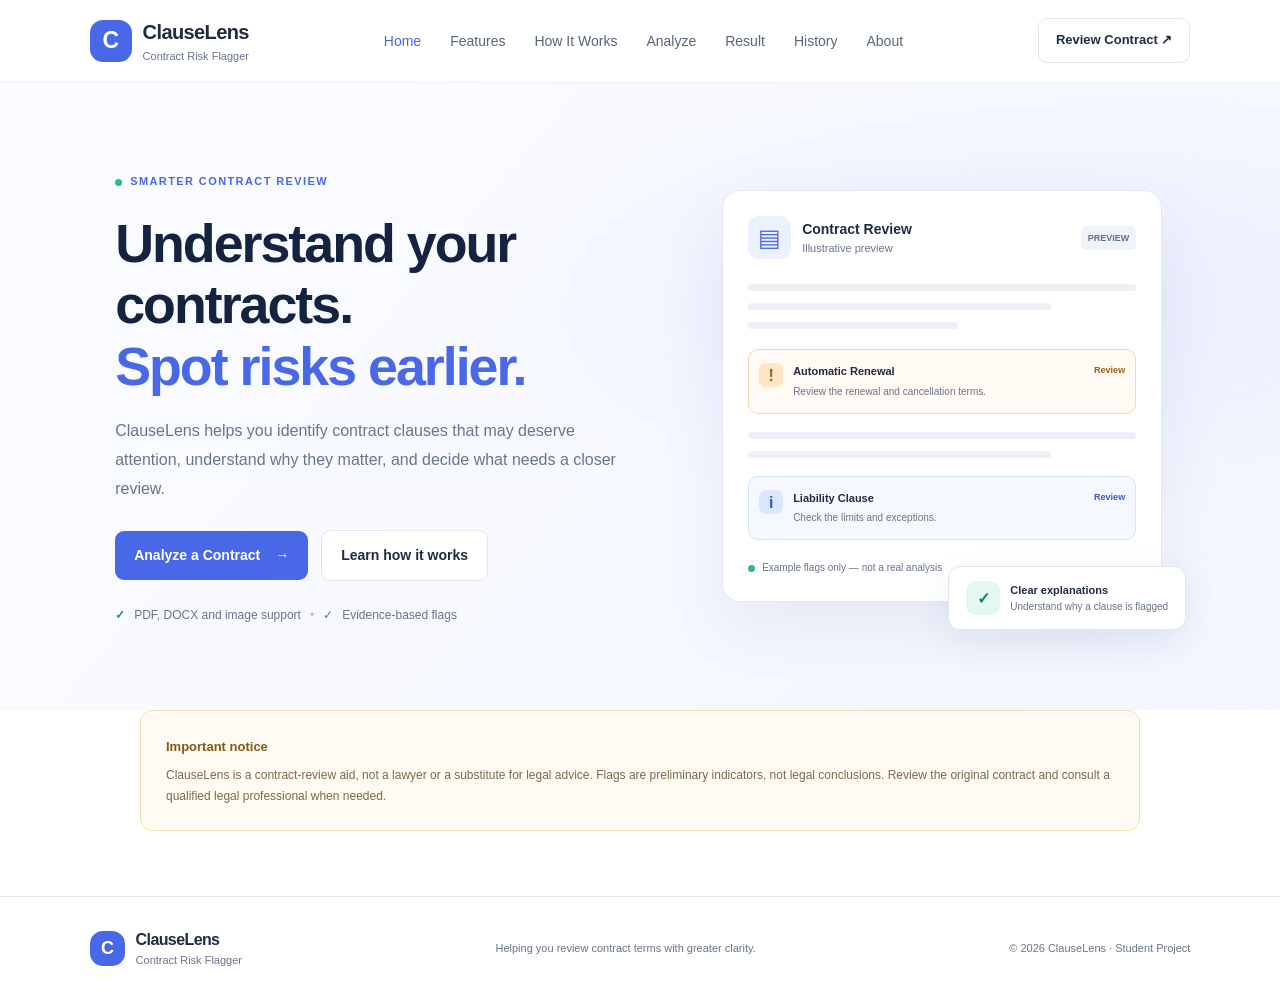
<file: index.html>
<!DOCTYPE html>
<html lang="en">
<head>
    <meta charset="UTF-8">
    <meta name="viewport" content="width=device-width, initial-scale=1.0">
    <title>ClauseLens | Contract Risk Flagger</title>
    <meta name="description" content="Upload a contract to identify clauses that may need further review.">
    <link rel="stylesheet" href="style.css">
    <script src="script.js" defer></script>
</head>
<body>
    <header class="navbar">
        <a class="brand" href="index.html">
            <span class="brand-icon">C</span>
            <span>ClauseLens<small>Contract Risk Flagger</small></span>
        </a>

<nav>
    <a class="active" href="index.html">Home</a>
    <a href="features.html">Features</a>
    <a href="how-it-works.html">How It Works</a>
    <a href="analyze.html">Analyze</a>
    <a href="results.html">Result</a>
    <a href="history.html">History</a>
    <a href="about.html">About</a>
</nav>

        <a class="nav-button" href="analyze.html">Review Contract ↗</a>
    </header>

    <main>
        <section class="hero" id="home">
            <div class="hero-content">
                <span class="eyebrow">
                    <span class="status-dot"></span>
                    SMARTER CONTRACT REVIEW
                </span>

                <h1>Understand your contracts.<br>
                    <span>Spot risks earlier.</span>
                </h1>

                <p class="hero-description">
                    ClauseLens helps you identify contract clauses that may
                    deserve attention, understand why they matter, and decide
                    what needs a closer review.
                </p>

                <div class="hero-actions">
                    <a class="primary-button" href="analyze.html">
                        Analyze a Contract <span>→</span>
                    </a>
                    <a class="secondary-button" href="how-it-works.html">
                        Learn how it works
                    </a>
                </div>

                <div class="trust-note">
                    <span>✓</span> PDF, DOCX and image support
                    <span class="note-divider">•</span>
                    <span>✓</span> Evidence-based flags
                </div>
            </div>

            <div class="hero-visual">
                <div class="document-card">
                    <div class="document-top">
                        <div class="document-icon">▤</div>
                        <div>
                            <strong>Contract Review</strong>
                            <small>Illustrative preview</small>
                        </div>
                        <span class="preview-badge">PREVIEW</span>
                    </div>

                    <div class="document-line long"></div>
                    <div class="document-line medium"></div>
                    <div class="document-line short"></div>

                    <div class="flag-preview">
                        <span class="flag-icon">!</span>
                        <div>
                            <strong>Automatic Renewal</strong>
                            <p>Review the renewal and cancellation terms.</p>
                        </div>
                        <span class="priority">Review</span>
                    </div>

                    <div class="document-line long"></div>
                    <div class="document-line medium"></div>

                    <div class="flag-preview blue-flag">
                        <span class="flag-icon blue">i</span>
                        <div>
                            <strong>Liability Clause</strong>
                            <p>Check the limits and exceptions.</p>
                        </div>
                        <span class="priority blue-priority">Review</span>
                    </div>

                    <div class="preview-footer">
                        <span class="footer-dot"></span>
                        Example flags only — not a real analysis
                    </div>
                </div>
                <div class="floating-note">
                    <span class="shield">✓</span>
                    <span><strong>Clear explanations</strong><small>Understand why a clause is flagged</small></span>
                </div>
            </div>
        </section>
        <section class="disclaimer">
            <strong>Important notice</strong>
            <p>ClauseLens is a contract-review aid, not a lawyer or a substitute for legal advice.
                Flags are preliminary indicators, not legal conclusions. Review the original
                contract and consult a qualified legal professional when needed.</p>
        </section>
    </main>

    <footer>
        <a class="brand footer-brand" href="#home">
            <span class="brand-icon">C</span>
            <span>ClauseLens<small>Contract Risk Flagger</small></span>
        </a>
        <p>Helping you review contract terms with greater clarity.</p>
        <span>© 2026 ClauseLens · Student Project</span>
    </footer>
</body>
</html>
</file>
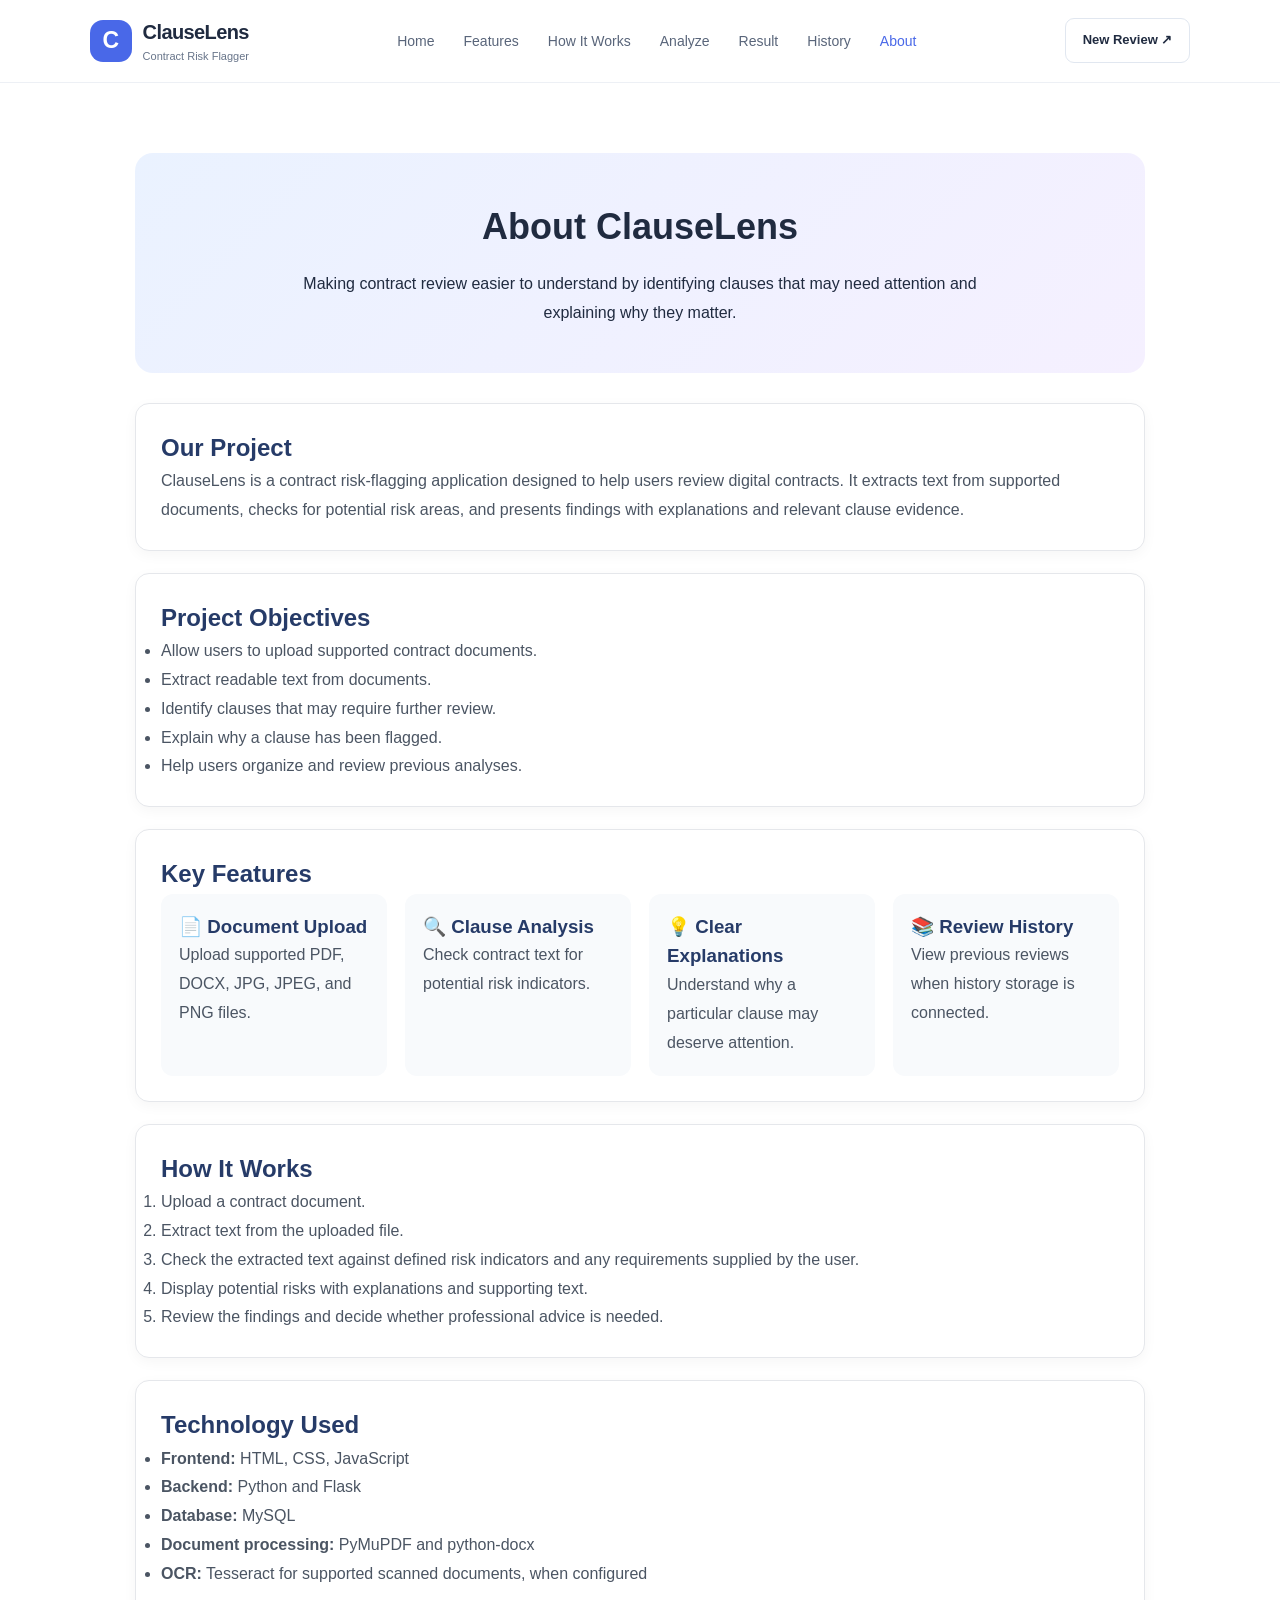
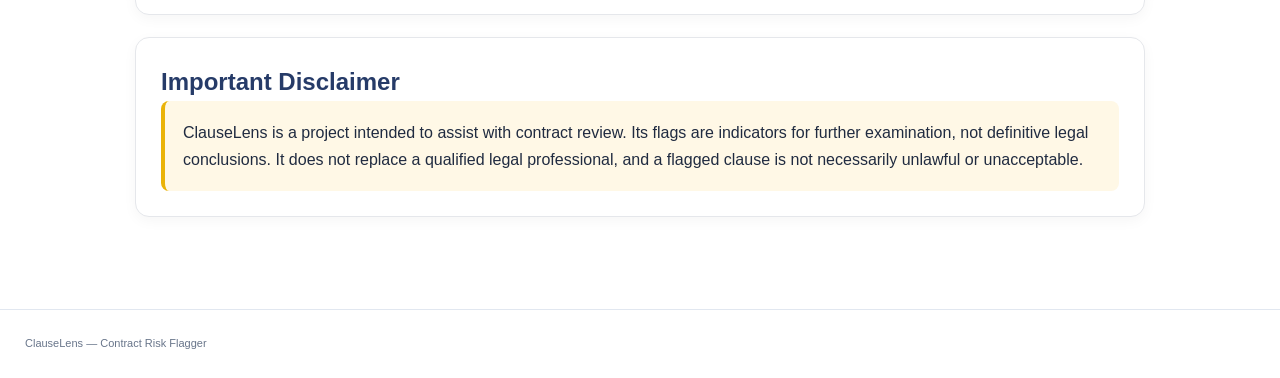
<file: about.html>
<!DOCTYPE html>
<html lang="en">
<head>
    <meta charset="UTF-8">
    <meta name="viewport" content="width=device-width, initial-scale=1.0">
    <title>About | ClauseLens</title>
    <link rel="stylesheet" href="style.css">
    <style>
        .about-container {
            max-width: 1050px;
            margin: 50px auto;
            padding: 20px;
        }

        .about-hero {
            text-align: center;
            padding: 45px 25px;
            border-radius: 18px;
            background: linear-gradient(135deg, #eaf2ff, #f5f0ff);
            margin-bottom: 30px;
        }

        .about-hero h1 {
            font-size: 36px;
            margin-bottom: 15px;
        }

        .about-hero p {
            max-width: 700px;
            margin: auto;
            line-height: 1.8;
        }

        .about-card {
            background: white;
            padding: 25px;
            margin-bottom: 22px;
            border-radius: 14px;
            border: 1px solid #e5e7eb;
            box-shadow: 0 4px 14px rgba(0, 0, 0, 0.04);
        }

        .about-card h2 {
            margin-top: 0;
            color: #263b68;
        }

        .about-card p,
        .about-card li {
            line-height: 1.8;
            color: #4b5563;
        }

        .feature-grid {
            display: grid;
            grid-template-columns: repeat(auto-fit, minmax(210px, 1fr));
            gap: 18px;
        }

        .feature-item {
            padding: 18px;
            background: #f8fafc;
            border-radius: 12px;
        }

        .feature-item h3 {
            margin-top: 0;
            color: #263b68;
        }

        .about-note {
            background: #fff8e6;
            border-left: 4px solid #eab308;
            padding: 18px;
            border-radius: 8px;
            line-height: 1.7;
        }

        @media (max-width: 600px) {
            .about-hero h1 {
                font-size: 28px;
            }

            .about-container {
                margin: 25px auto;
                padding: 14px;
            }
        }
    </style>
</head>
<body>

<header class="navbar">
    <a class="brand" href="index.html">
        <span class="brand-icon">C</span>
        <span>ClauseLens<small>Contract Risk Flagger</small></span>
    </a>

  <nav>
    <a href="index.html">Home</a>
    <a href="features.html">Features</a>
    <a href="how-it-works.html">How It Works</a>
    <a href="analyze.html">Analyze</a>
    <a href="results.html">Result</a>
    <a href="history.html">History</a>
    <a class="active" href="about.html">About</a>
</nav>

        <a class="nav-button" href="index.html#upload">New Review ↗</a>
    </header>




<main class="about-container">

    <section class="about-hero">
        <h1>About ClauseLens</h1>
        <p>
            Making contract review easier to understand by identifying
            clauses that may need attention and explaining why they matter.
        </p>
    </section>

    <section class="about-card">
        <h2>Our Project</h2>
        <p>
            ClauseLens is a contract risk-flagging application designed to
            help users review digital contracts. It extracts text from
            supported documents, checks for potential risk areas, and
            presents findings with explanations and relevant clause evidence.
        </p>
    </section>

    <section class="about-card">
        <h2>Project Objectives</h2>
        <ul>
            <li>Allow users to upload supported contract documents.</li>
            <li>Extract readable text from documents.</li>
            <li>Identify clauses that may require further review.</li>
            <li>Explain why a clause has been flagged.</li>
            <li>Help users organize and review previous analyses.</li>
        </ul>
    </section>

    <section class="about-card">
        <h2>Key Features</h2>

        <div class="feature-grid">
            <div class="feature-item">
                <h3>📄 Document Upload</h3>
                <p>Upload supported PDF, DOCX, JPG, JPEG, and PNG files.</p>
            </div>

            <div class="feature-item">
                <h3>🔍 Clause Analysis</h3>
                <p>Check contract text for potential risk indicators.</p>
            </div>

            <div class="feature-item">
                <h3>💡 Clear Explanations</h3>
                <p>Understand why a particular clause may deserve attention.</p>
            </div>

            <div class="feature-item">
                <h3>📚 Review History</h3>
                <p>View previous reviews when history storage is connected.</p>
            </div>
        </div>
    </section>

    <section class="about-card">
        <h2>How It Works</h2>
        <ol>
            <li>Upload a contract document.</li>
            <li>Extract text from the uploaded file.</li>
            <li>Check the extracted text against defined risk indicators and any requirements supplied by the user.</li>
            <li>Display potential risks with explanations and supporting text.</li>
            <li>Review the findings and decide whether professional advice is needed.</li>
        </ol>
    </section>

    <section class="about-card">
        <h2>Technology Used</h2>
        <ul>
            <li><strong>Frontend:</strong> HTML, CSS, JavaScript</li>
            <li><strong>Backend:</strong> Python and Flask</li>
            <li><strong>Database:</strong> MySQL</li>
            <li><strong>Document processing:</strong> PyMuPDF and python-docx</li>
            <li><strong>OCR:</strong> Tesseract for supported scanned documents, when configured</li>
        </ul>
    </section>

    <section class="about-card">
        <h2>Important Disclaimer</h2>
        <div class="about-note">
            ClauseLens is a project intended to assist with contract review.
            Its flags are indicators for further examination, not definitive
            legal conclusions. It does not replace a qualified legal
            professional, and a flagged clause is not necessarily unlawful
            or unacceptable.
        </div>
    </section>

</main>

<footer style="text-align:center; padding:25px; color:#6b7280;">
    <p>ClauseLens — Contract Risk Flagger</p>
</footer>

</body>
</html>
</file>
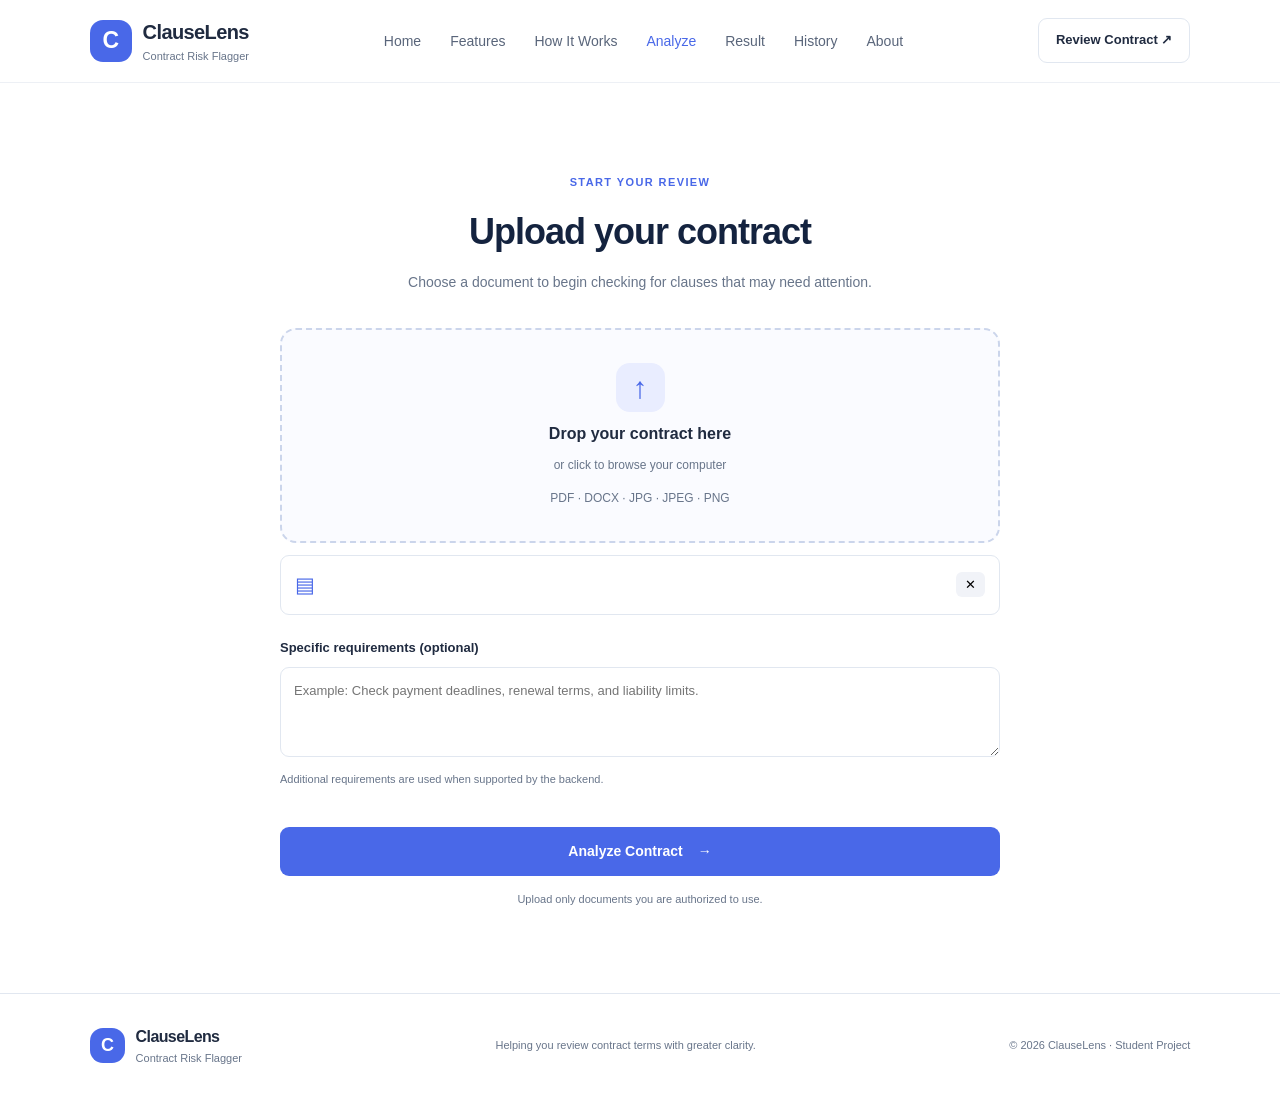
<file: analyze.html>
<!DOCTYPE html>
<html lang="en">
<head>
    <meta charset="UTF-8">
    <meta name="viewport" content="width=device-width, initial-scale=1.0">
    <title>Analyze Contract | ClauseLens</title>
    <link rel="stylesheet" href="style.css">
    <script src="script.js" defer></script>
</head>
<body>

<header class="navbar">
    <a class="brand" href="index.html">
        <span class="brand-icon">C</span>
        <span>ClauseLens<small>Contract Risk Flagger</small></span>
    </a>
<nav>
    <a href="index.html">Home</a>
    <a href="features.html">Features</a>
    <a href="how-it-works.html">How It Works</a>
    <a class="active" href="analyze.html">Analyze</a>
    <a href="results.html">Result</a>
    <a href="history.html">History</a>
    <a href="about.html">About</a>
</nav>

    <a class="nav-button" href="analyze.html">Review Contract ↗</a>
</header>

<main class="upload-section" id="upload">
    <div class="section-heading">
        <span class="eyebrow">START YOUR REVIEW</span>
        <h2>Upload your contract</h2>
        <p>Choose a document to begin checking for clauses that may need attention.</p>
    </div>

    <form id="uploadForm" action="/" method="POST"
          enctype="multipart/form-data">

        <label class="upload-box" id="dropZone" for="contractFile">
            <span class="upload-icon">↑</span>
            <strong id="uploadTitle">Drop your contract here</strong>
            <span id="uploadText">or click to browse your computer</span>
            <span class="file-types">PDF · DOCX · JPG · JPEG · PNG</span>

            <input type="file" id="contractFile" name="file"
                   accept=".pdf,.docx,.jpg,.jpeg,.png" required>
        </label>

        <div class="file-info" id="fileInfo" hidden>
            <span class="file-symbol">▤</span>
            <span id="fileName"></span>
            <button type="button" id="removeFile"
                    aria-label="Remove selected file">✕</button>
        </div>

        <div class="requirements-field">
            <label for="requirements">Specific requirements (optional)</label>
            <textarea id="requirements" name="requirements" rows="3"
                placeholder="Example: Check payment deadlines, renewal terms, and liability limits."></textarea>
            <small>Additional requirements are used when supported by the backend.</small>
        </div>

        <p class="form-message" id="formMessage" role="status"></p>

        <button class="primary-button submit-button"
                type="submit" id="submitButton">
            Analyze Contract <span>→</span>
        </button>

        <p class="privacy-note">
            Upload only documents you are authorized to use.
        </p>
    </form>
</main>

<footer>
    <a class="brand footer-brand" href="index.html">
        <span class="brand-icon">C</span>
        <span>ClauseLens<small>Contract Risk Flagger</small></span>
    </a>
    <p>Helping you review contract terms with greater clarity.</p>
    <span>© 2026 ClauseLens · Student Project</span>
</footer>

</body>
</html>
</file>
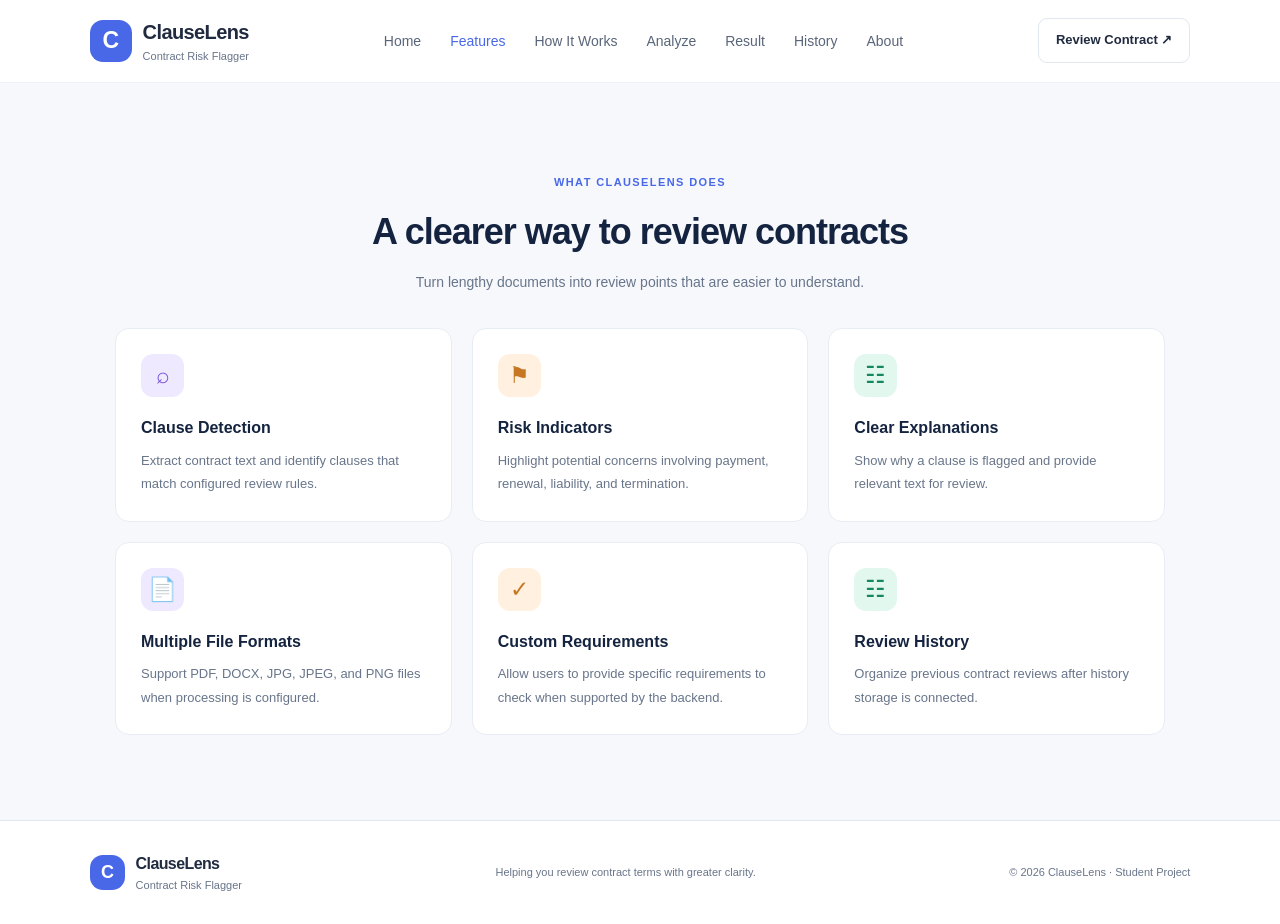
<file: features.html>
<!DOCTYPE html>
<html lang="en">
<head>
    <meta charset="UTF-8">
    <meta name="viewport" content="width=device-width, initial-scale=1.0">
    <title>Features | ClauseLens</title>
    <link rel="stylesheet" href="style.css">
</head>
<body>

<header class="navbar">
    <a class="brand" href="index.html">
        <span class="brand-icon">C</span>
        <span>ClauseLens<small>Contract Risk Flagger</small></span>
    </a>

    <nav>
        <a href="index.html">Home</a>
        <a class="active" href="features.html">Features</a>
        <a href="how-it-works.html">How It Works</a>
        <a href="analyze.html">Analyze</a>
        <a href="results.html">Result</a>
        <a href="history.html">History</a>
        <a href="about.html">About</a>
    </nav>

    <a class="nav-button" href="analyze.html">Review Contract ↗</a>
</header>

<main class="features-section">
    <div class="section-heading">
        <span class="eyebrow">WHAT CLAUSELENS DOES</span>
        <h2>A clearer way to review contracts</h2>
        <p>Turn lengthy documents into review points that are easier to understand.</p>
    </div>

    <div class="feature-grid">
        <article class="feature-card">
            <div class="feature-icon purple">⌕</div>
            <h3>Clause Detection</h3>
            <p>Extract contract text and identify clauses that match configured review rules.</p>
        </article>

        <article class="feature-card">
            <div class="feature-icon orange">⚑</div>
            <h3>Risk Indicators</h3>
            <p>Highlight potential concerns involving payment, renewal, liability, and termination.</p>
        </article>

        <article class="feature-card">
            <div class="feature-icon green">☷</div>
            <h3>Clear Explanations</h3>
            <p>Show why a clause is flagged and provide relevant text for review.</p>
        </article>

        <article class="feature-card">
            <div class="feature-icon purple">📄</div>
            <h3>Multiple File Formats</h3>
            <p>Support PDF, DOCX, JPG, JPEG, and PNG files when processing is configured.</p>
        </article>

        <article class="feature-card">
            <div class="feature-icon orange">✓</div>
            <h3>Custom Requirements</h3>
            <p>Allow users to provide specific requirements to check when supported by the backend.</p>
        </article>

        <article class="feature-card">
            <div class="feature-icon green">☷</div>
            <h3>Review History</h3>
            <p>Organize previous contract reviews after history storage is connected.</p>
        </article>
    </div>
</main>

<footer>
    <a class="brand footer-brand" href="index.html">
        <span class="brand-icon">C</span>
        <span>ClauseLens<small>Contract Risk Flagger</small></span>
    </a>
    <p>Helping you review contract terms with greater clarity.</p>
    <span>© 2026 ClauseLens · Student Project</span>
</footer>

</body>
</html>
</file>
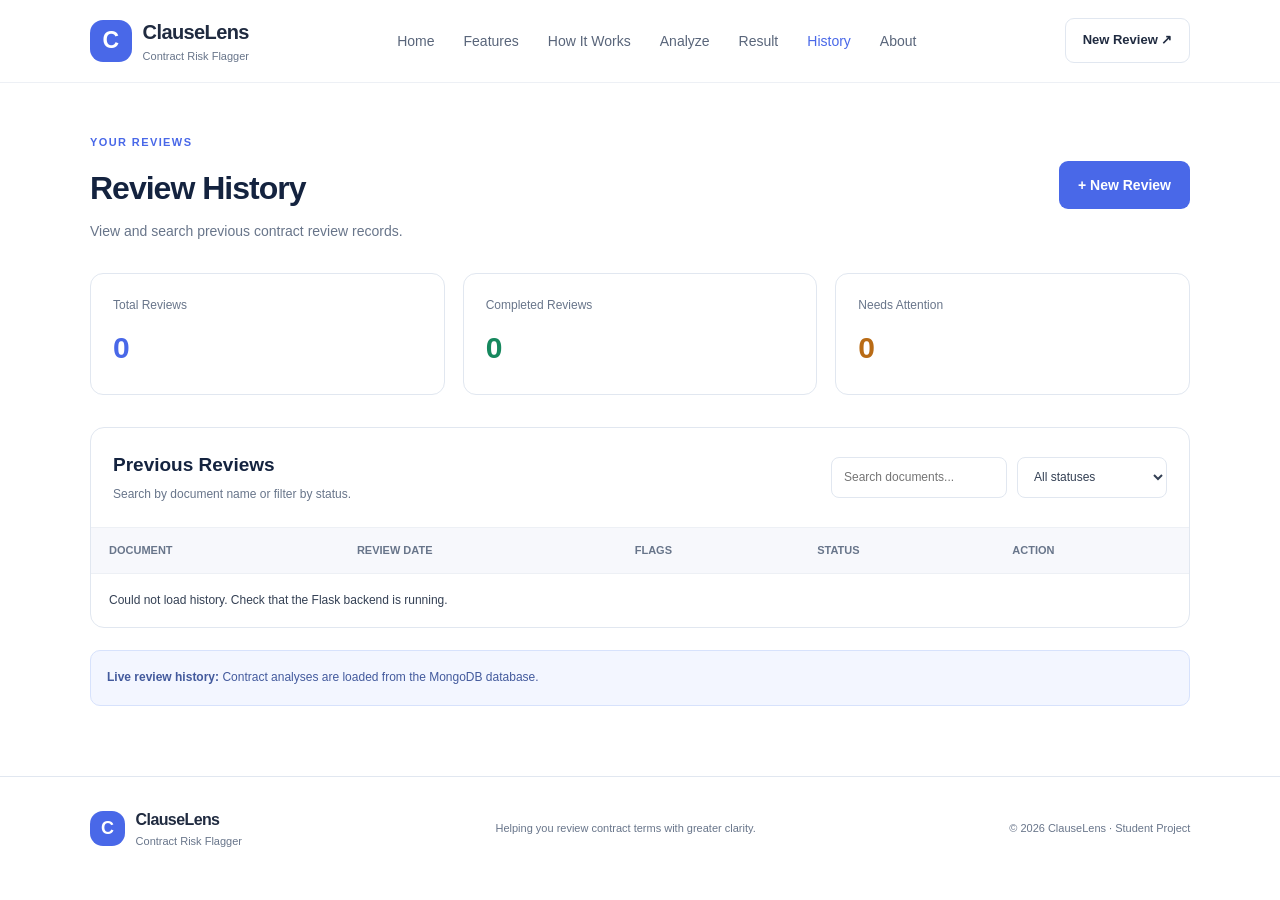
<file: history.html>
<!DOCTYPE html>
<html lang="en">
<head>
    <meta charset="UTF-8">
    <meta name="viewport" content="width=device-width, initial-scale=1.0">
    <title>Review History | ClauseLens</title>
    <link rel="stylesheet" href="style.css">

    <style>
        .history-page {
            max-width: 1150px;
            margin: 0 auto;
            padding: 45px 25px 70px;
        }

        .history-header {
            display: flex;
            align-items: center;
            justify-content: space-between;
            flex-wrap: wrap;
            gap: 20px;
            margin-bottom: 30px;
        }

        .history-header h1 {
            margin-top: 10px;
            color: #14233f;
            font-size: 32px;
            letter-spacing: -1px;
        }

        .history-header p {
            margin-top: 6px;
            color: #68758a;
            font-size: 14px;
        }

        .history-actions {
            display: flex;
            flex-wrap: wrap;
            gap: 10px;
        }

        .history-summary {
            display: grid;
            grid-template-columns: repeat(3, 1fr);
            gap: 18px;
            margin-bottom: 32px;
        }

        .summary-card {
            padding: 22px;
            border: 1px solid #e1e7f0;
            border-radius: 13px;
            background: white;
        }

        .summary-card p {
            color: #68758a;
            font-size: 12px;
        }

        .summary-card h2 {
            margin-top: 9px;
            color: #14233f;
            font-size: 30px;
        }

        .blue { color: #4968e8 !important; }
        .orange { color: #b96b15 !important; }
        .green { color: #16885e !important; }

        .history-panel {
            overflow: hidden;
            border: 1px solid #e1e7f0;
            border-radius: 14px;
            background: white;
        }

        .panel-header {
            padding: 22px;
            display: flex;
            align-items: center;
            justify-content: space-between;
            flex-wrap: wrap;
            gap: 15px;
            border-bottom: 1px solid #edf0f5;
        }

        .panel-header h2 {
            color: #14233f;
            font-size: 19px;
        }

        .panel-header p {
            margin-top: 5px;
            color: #68758a;
            font-size: 12px;
        }

        .history-filters {
            display: flex;
            flex-wrap: wrap;
            gap: 10px;
        }

        .history-filters input,
        .history-filters select {
            min-width: 150px;
            padding: 10px 12px;
            border: 1px solid #e1e7f0;
            border-radius: 8px;
            background: white;
            color: #344054;
            font: inherit;
            font-size: 12px;
        }

        .table-wrapper {
            overflow-x: auto;
        }

        .history-table {
            width: 100%;
            border-collapse: collapse;
            text-align: left;
            white-space: nowrap;
        }

        .history-table th {
            padding: 14px 18px;
            background: #f7f8fc;
            color: #68758a;
            font-size: 11px;
            font-weight: 700;
        }

        .history-table td {
            padding: 17px 18px;
            border-top: 1px solid #edf0f5;
            color: #344054;
            font-size: 12px;
        }

        .file-cell {
            display: flex;
            align-items: center;
            gap: 10px;
        }

        .file-icon {
            width: 34px;
            height: 34px;
            display: grid;
            place-items: center;
            border-radius: 9px;
            background: #edf0ff;
            color: #4968e8;
            font-size: 18px;
        }

        .file-name {
            font-weight: 700;
            color: #202b40;
        }

        .file-type {
            margin-top: 3px;
            color: #8791a3;
            font-size: 10px;
        }

        .status {
            display: inline-block;
            padding: 5px 9px;
            border-radius: 6px;
            font-size: 10px;
            font-weight: 800;
        }

        .status.complete {
            background: #e8f6ee;
            color: #16734d;
        }

        .status.demo {
            background: #fff0df;
            color: #9a5b15;
        }

        .view-link {
            color: #4968e8;
            font-weight: 700;
            text-decoration: none;
        }

        .view-link:hover {
            text-decoration: underline;
        }

        .empty-state {
            padding: 50px 20px;
            text-align: center;
        }

        .empty-icon {
            width: 58px;
            height: 58px;
            display: grid;
            place-items: center;
            margin: 0 auto 15px;
            border-radius: 16px;
            background: #edf0ff;
            color: #4968e8;
            font-size: 28px;
        }

        .empty-state h3 {
            color: #14233f;
            font-size: 17px;
        }

        .empty-state p {
            max-width: 390px;
            margin: 8px auto 20px;
            color: #68758a;
            font-size: 13px;
        }

        .history-notice {
            margin-top: 22px;
            padding: 16px;
            border: 1px solid #d7e2fc;
            border-radius: 10px;
            background: #f3f6ff;
            color: #435a9d;
            font-size: 12px;
            line-height: 1.8;
        }

        @media (max-width: 700px) {
            .history-summary {
                grid-template-columns: 1fr;
            }

            .history-page {
                padding: 30px 16px 50px;
            }

            .history-header h1 {
                font-size: 27px;
            }

            .history-filters,
            .history-filters input,
            .history-filters select {
                width: 100%;
            }
        }
    </style>
</head>

<body>
    <header class="navbar">
        <a class="brand" href="index.html">
            <span class="brand-icon">C</span>
            <span>ClauseLens
                <small>Contract Risk Flagger</small>
            </span>
        </a>

        <nav>
    <a href="index.html">Home</a>
    <a href="features.html">Features</a>
    <a href="how-it-works.html">How It Works</a>
    <a href="analyze.html">Analyze</a>
    <a href="results.html">Result</a>
    <a class="active" href="history.html">History</a>
    <a href="about.html">About</a>
</nav>

        <a class="nav-button" href="index.html#upload">New Review ↗</a>
    </header>

    <main class="history-page">
        <div class="history-header">
            <div>
                <span class="eyebrow">YOUR REVIEWS</span>
                <h1>Review History</h1>
                <p>View and search previous contract review records.</p>
            </div>

            <div class="history-actions">
                <a href="index.html#upload" class="primary-button">
                    + New Review
                </a>
            </div>
        </div>

        <div class="history-summary">
            <article class="summary-card">
                <p>Total Reviews</p>
                <h2 class="blue" id="totalReviews">0</h2>
            </article>

            <article class="summary-card">
                <p>Completed Reviews</p>
                <h2 class="green" id="completedReviews">0</h2>
            </article>

            <article class="summary-card">
                <p>Needs Attention</p>
                <h2 class="orange" id="attentionReviews">0</h2>
            </article>
        </div>

        <section class="history-panel">
            <div class="panel-header">
                <div>
                    <h2>Previous Reviews</h2>
                    <p>Search by document name or filter by status.</p>
                </div>

                <div class="history-filters">
                    <input
                        type="search"
                        id="searchInput"
                        placeholder="Search documents..."
                        aria-label="Search document names">

                  <select id="statusFilter" aria-label="Filter by status">
    <option value="all">All statuses</option>
    <option value="complete">Completed</option>
    <option value="attention">Needs Attention</option>
</select>
                </div>
            </div>

            <div class="table-wrapper">
                <table class="history-table">
                    <thead>
                        <tr>
                            <th>DOCUMENT</th>
                            <th>REVIEW DATE</th>
                            <th>FLAGS</th>
                            <th>STATUS</th>
                            <th>ACTION</th>
                        </tr>
                    </thead>
<tbody id="historyTable">
    <tr>
        <td colspan="5">Loading review history...</td>
    </tr>
</tbody>
                </table>
            </div>

            <div class="empty-state" id="emptyState" hidden>
                <div class="empty-icon">⌕</div>
                <h3>No matching reviews</h3>
                <p>Try another search term or change the status filter.</p>
            </div>
        </section>

        <div class="history-notice">
    <strong>Live review history:</strong>
    Contract analyses are loaded from the MongoDB database.
</div>
    </main>

    <footer>
        <a class="brand footer-brand" href="index.html">
            <span class="brand-icon">C</span>
            <span>ClauseLens
                <small>Contract Risk Flagger</small>
            </span>
        </a>

        <p>Helping you review contract terms with greater clarity.</p>
        <span>© 2026 ClauseLens · Student Project</span>
    </footer>

<script>
const searchInput = document.getElementById("searchInput");
const statusFilter = document.getElementById("statusFilter");
const tableBody = document.getElementById("historyTable");
const emptyState = document.getElementById("emptyState");

let reviews = [];

function filterHistory() {
    const searchTerm = searchInput.value.trim().toLowerCase();
    const selectedStatus = statusFilter.value;
    let visibleCount = 0;

    tableBody.querySelectorAll("tr[data-status]").forEach(row => {
        const name = row.dataset.filename.toLowerCase();

        const matchesName = name.includes(searchTerm);
        const matchesStatus =
            selectedStatus === "all" ||
            row.dataset.status === selectedStatus;

        row.hidden = !(matchesName && matchesStatus);

        if (!row.hidden) visibleCount++;
    });

    emptyState.hidden = visibleCount !== 0;
}

async function loadHistory() {
    try {
        const response = await fetch("http://127.0.0.1:5000/api/history");

        if (!response.ok) {
            throw new Error("Unable to load review history.");
        }

        const data = await response.json();
        reviews = data.reviews || [];

        document.getElementById("totalReviews").textContent =
            data.total_reviews ?? reviews.length;

        document.getElementById("completedReviews").textContent =
            data.completed_reviews ?? 0;

        document.getElementById("attentionReviews").textContent =
            data.needs_attention ?? 0;

        tableBody.replaceChildren();

        reviews.forEach(review => {
            const row = document.createElement("tr");
            const status = review.status === "Completed"
                ? "complete"
                : "attention";

            row.dataset.status = status;
            row.dataset.filename = review.filename || "Unnamed contract";

            const date = review.review_date
                ? new Date(review.review_date).toLocaleString()
                : "Unknown";

            const fileCell = document.createElement("td");
            const fileContainer = document.createElement("div");
            fileContainer.className = "file-cell";

            const icon = document.createElement("span");
            icon.className = "file-icon";
            icon.textContent = "▤";

            const details = document.createElement("div");
            const name = document.createElement("div");
            name.className = "file-name";
            name.textContent = row.dataset.filename;

            const type = document.createElement("div");
            type.className = "file-type";
            type.textContent = row.dataset.filename.split(".").pop().toUpperCase()
                + " document";

            details.append(name, type);
            fileContainer.append(icon, details);
            fileCell.append(fileContainer);

            const dateCell = document.createElement("td");
            dateCell.textContent = date;

            const flagsCell = document.createElement("td");
            flagsCell.textContent = review.flags ?? 0;

            const statusCell = document.createElement("td");
            const badge = document.createElement("span");
            badge.className = "status " + status;
            badge.textContent = review.status === "Completed"
                ? "COMPLETED"
                : "NEEDS ATTENTION";
            statusCell.append(badge);

            const actionCell = document.createElement("td");
            const link = document.createElement("a");
            link.className = "view-link";
            link.href = "results.html";
            link.textContent = "View result";
            link.addEventListener("click", () => {
                sessionStorage.setItem(
                    "clauseLensHistoryResult",
                    JSON.stringify(review)
                );
            });
            actionCell.append(link);

            row.append(fileCell, dateCell, flagsCell, statusCell, actionCell);
            tableBody.append(row);
        });

        filterHistory();

    } catch (error) {
        tableBody.replaceChildren();

        const row = document.createElement("tr");
        const cell = document.createElement("td");
        cell.colSpan = 5;
        cell.textContent =
            "Could not load history. Check that the Flask backend is running.";
        row.append(cell);
        tableBody.append(row);

        console.error("History loading error:", error);
    }
}

searchInput.addEventListener("input", filterHistory);
statusFilter.addEventListener("change", filterHistory);

loadHistory();
</script>

    </body>
</html>
</file>
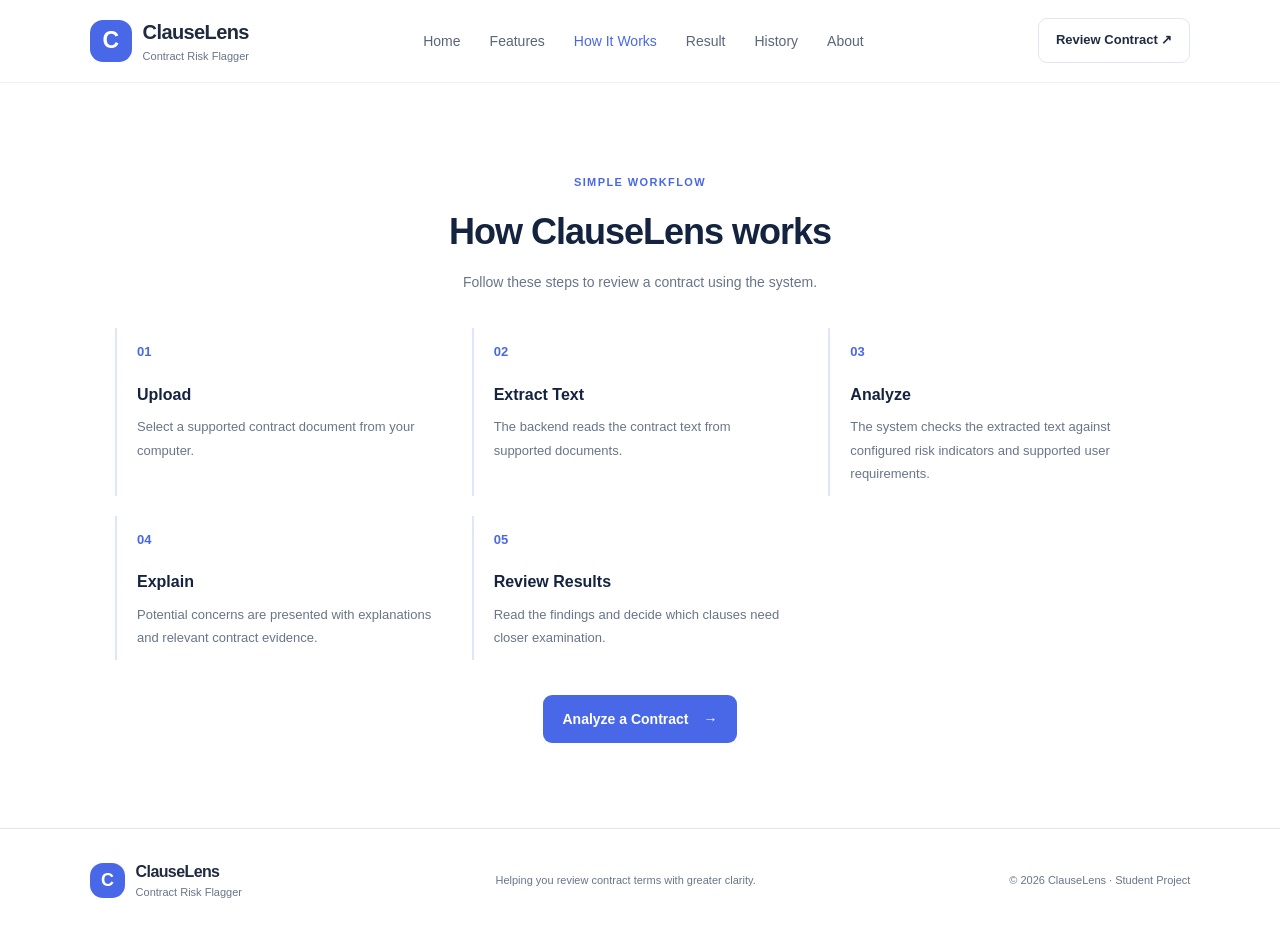
<file: how-it-works.html>
<!DOCTYPE html>
<html lang="en">
<head>
    <meta charset="UTF-8">
    <meta name="viewport" content="width=device-width, initial-scale=1.0">
    <title>How It Works | ClauseLens</title>
    <link rel="stylesheet" href="style.css">
</head>
<body>

<header class="navbar">
    <a class="brand" href="index.html">
        <span class="brand-icon">C</span>
        <span>ClauseLens<small>Contract Risk Flagger</small></span>
    </a>

    <nav>
        <a href="index.html">Home</a>
        <a href="features.html">Features</a>
        <a class="active" href="how-it-works.html">How It Works</a>
        <a href="results.html">Result</a>
        <a href="history.html">History</a>
    <a href="about.html">About</a>
    </nav>

    <a class="nav-button" href="analyze.html">Review Contract ↗</a>
</header>

<main class="steps-section">
    <div class="section-heading">
        <span class="eyebrow">SIMPLE WORKFLOW</span>
        <h2>How ClauseLens works</h2>
        <p>Follow these steps to review a contract using the system.</p>
    </div>

    <div class="steps-grid">
        <article class="step">
            <span class="step-number">01</span>
            <h3>Upload</h3>
            <p>Select a supported contract document from your computer.</p>
        </article>

        <article class="step">
            <span class="step-number">02</span>
            <h3>Extract Text</h3>
            <p>The backend reads the contract text from supported documents.</p>
        </article>

        <article class="step">
            <span class="step-number">03</span>
            <h3>Analyze</h3>
            <p>The system checks the extracted text against configured risk indicators and supported user requirements.</p>
        </article>

        <article class="step">
            <span class="step-number">04</span>
            <h3>Explain</h3>
            <p>Potential concerns are presented with explanations and relevant contract evidence.</p>
        </article>

        <article class="step">
            <span class="step-number">05</span>
            <h3>Review Results</h3>
            <p>Read the findings and decide which clauses need closer examination.</p>
        </article>
    </div>

    <div class="hero-actions" style="justify-content:center; margin-top:35px;">
        <a class="primary-button" href="analyze.html">
            Analyze a Contract <span>→</span>
        </a>
    </div>
</main>

<footer>
    <a class="brand footer-brand" href="index.html">
        <span class="brand-icon">C</span>
        <span>ClauseLens<small>Contract Risk Flagger</small></span>
    </a>
    <p>Helping you review contract terms with greater clarity.</p>
    <span>© 2026 ClauseLens · Student Project</span>
</footer>

</body>
</html>
</file>
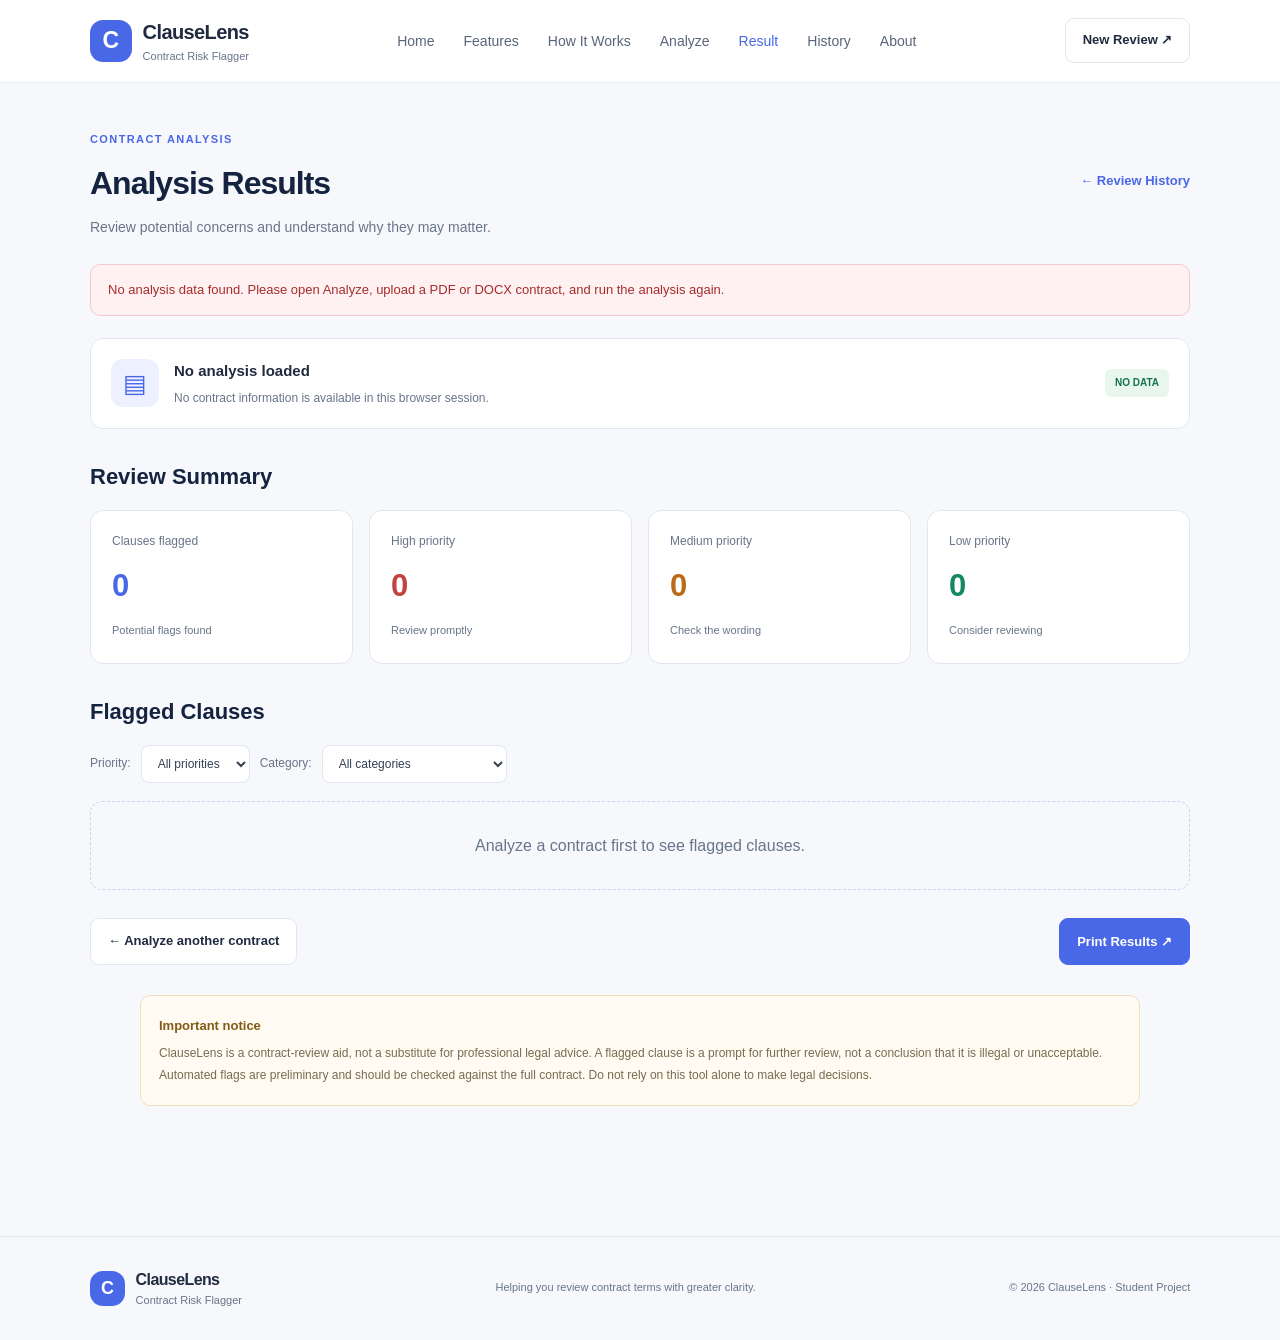
<file: results.html>
<!DOCTYPE html>
<html lang="en">
<head>
    <meta charset="UTF-8">
    <meta name="viewport" content="width=device-width, initial-scale=1.0">
    <title>Analysis Results | ClauseLens</title>
    <link rel="stylesheet" href="style.css">

    <style>
        * { box-sizing: border-box; }

        body { background: #f7f8fc; }

        .results-page {
            max-width: 1150px;
            margin: auto;
            padding: 42px 25px 65px;
        }

        .results-header {
            display: flex;
            justify-content: space-between;
            align-items: center;
            flex-wrap: wrap;
            gap: 18px;
            margin-bottom: 25px;
        }

        .results-header h1 {
            color: #14233f;
            font-size: 32px;
            letter-spacing: -1px;
            margin-top: 8px;
        }

        .results-header p {
            color: #68758a;
            font-size: 14px;
            margin-top: 7px;
        }

        .back-link {
            color: #4968e8;
            font-weight: 700;
            font-size: 13px;
            text-decoration: none;
        }

        .notice {
            padding: 14px 17px;
            margin-bottom: 22px;
            border: 1px solid #d7e2fc;
            border-radius: 10px;
            background: #f3f6ff;
            color: #3452a5;
            font-size: 13px;
            line-height: 1.7;
        }

        .notice.error {
            background: #fff1f1;
            border-color: #f2caca;
            color: #a52d2d;
        }

        .contract-card {
            display: flex;
            align-items: center;
            flex-wrap: wrap;
            gap: 15px;
            padding: 20px;
            margin-bottom: 27px;
            border: 1px solid #e1e7f0;
            border-radius: 13px;
            background: white;
        }

        .contract-icon {
            width: 48px;
            height: 48px;
            display: grid;
            place-items: center;
            border-radius: 12px;
            background: #edf0ff;
            color: #4968e8;
            font-size: 25px;
        }

        .contract-details { flex: 1; min-width: 160px; }

        .contract-details h3 {
            color: #202b40;
            font-size: 15px;
            overflow-wrap: anywhere;
        }

        .contract-details p {
            color: #68758a;
            font-size: 12px;
            margin-top: 6px;
        }

        .tag {
            padding: 6px 10px;
            border-radius: 6px;
            background: #e8f6ee;
            color: #16734d;
            font-size: 10px;
            font-weight: 800;
        }

        .summary-grid {
            display: grid;
            grid-template-columns: repeat(4, minmax(0, 1fr));
            gap: 16px;
            margin-bottom: 30px;
        }

        .summary-card {
            padding: 21px;
            border: 1px solid #e1e7f0;
            border-radius: 13px;
            background: white;
        }

        .summary-card p { color: #68758a; font-size: 12px; }

        .summary-card h2 {
            margin: 10px 0 5px;
            color: #14233f;
            font-size: 31px;
        }

        .summary-card small { color: #68758a; font-size: 11px; }

        .blue { color: #4968e8 !important; }
        .red { color: #c24141 !important; }
        .orange { color: #b96b15 !important; }
        .green { color: #16885e !important; }

        .section-title {
            margin: 30px 0 16px;
            color: #14233f;
            font-size: 22px;
        }

        .filter-row {
            display: flex;
            align-items: center;
            flex-wrap: wrap;
            gap: 10px;
            margin-bottom: 18px;
        }

        .filter-row label {
            color: #68758a;
            font-size: 12px;
        }

        .filter-row select {
            padding: 10px 12px;
            border: 1px solid #e1e7f0;
            border-radius: 8px;
            background: white;
            color: #344054;
            font: inherit;
            font-size: 12px;
        }

        .risk-card {
            padding: 21px;
            margin-bottom: 16px;
            border: 1px solid #e1e7f0;
            border-radius: 13px;
            background: white;
        }

        .risk-card[hidden] { display: none; }

        .risk-top {
            display: flex;
            justify-content: space-between;
            align-items: flex-start;
            flex-wrap: wrap;
            gap: 12px;
        }

        .risk-title-group {
            display: flex;
            align-items: flex-start;
            gap: 12px;
        }

        .risk-symbol {
            width: 37px;
            height: 37px;
            flex-shrink: 0;
            display: grid;
            place-items: center;
            border-radius: 10px;
            background: #fff0df;
            color: #a45d11;
            font-weight: 800;
        }

        .risk-symbol.high { background: #fde8e8; color: #b42318; }
        .risk-symbol.low { background: #e8f6ee; color: #16734d; }

        .risk-title-group h3 {
            color: #202b40;
            font-size: 16px;
        }

        .risk-title-group p {
            margin-top: 5px;
            color: #68758a;
            font-size: 12px;
        }

        .risk-badge {
            padding: 6px 9px;
            border-radius: 6px;
            background: #fff0df;
            color: #9a5b15;
            font-size: 10px;
            font-weight: 800;
        }

        .risk-badge.high { background: #fde8e8; color: #b42318; }
        .risk-badge.low { background: #e8f6ee; color: #16734d; }

        .risk-category {
            display: inline-block;
            margin-top: 16px;
            color: #4968e8;
            font-size: 11px;
            font-weight: 700;
        }

        .evidence-box {
            margin-top: 13px;
            padding: 14px;
            border-left: 3px solid #4968e8;
            border-radius: 0 8px 8px 0;
            background: #f6f8fc;
        }

        .evidence-box strong {
            display: block;
            margin-bottom: 7px;
            color: #43516b;
            font-size: 11px;
        }

        .evidence-box blockquote {
            color: #344054;
            font-size: 13px;
            line-height: 1.8;
            overflow-wrap: anywhere;
        }

        .evidence-box small {
            display: block;
            margin-top: 8px;
            color: #68758a;
            font-size: 11px;
        }

        .explanation {
            margin-top: 14px;
            color: #59657a;
            font-size: 13px;
            line-height: 1.8;
        }

        .review-tip {
            margin-top: 12px;
            padding: 12px;
            border-radius: 8px;
            background: #f0faf5;
            color: #28684e;
            font-size: 12px;
            line-height: 1.8;
        }

        .empty-state {
            padding: 30px 20px;
            border: 1px dashed #cbd5eb;
            border-radius: 12px;
            color: #68758a;
            text-align: center;
            line-height: 1.7;
        }

        .bottom-actions {
            display: flex;
            justify-content: space-between;
            flex-wrap: wrap;
            gap: 12px;
            margin-top: 28px;
        }

        .outline-button, .print-button {
            display: inline-flex;
            align-items: center;
            justify-content: center;
            padding: 12px 17px;
            border: 1px solid #e1e7f0;
            border-radius: 9px;
            background: white;
            color: #202b40;
            font-size: 13px;
            font-weight: 700;
            text-decoration: none;
            cursor: pointer;
        }

        .print-button {
            background: #4968e8;
            color: white;
            border-color: #4968e8;
        }

        .disclaimer {
            margin-top: 30px;
            padding: 18px;
            border: 1px solid #f1dfb8;
            border-radius: 10px;
            background: #fffbf2;
            color: #786b50;
            font-size: 12px;
            line-height: 1.8;
        }

        @media (max-width: 800px) {
            .summary-grid { grid-template-columns: repeat(2, minmax(0, 1fr)); }
        }

        @media (max-width: 480px) {
            .results-page { padding: 28px 15px 45px; }
            .results-header h1 { font-size: 26px; }
            .summary-grid { gap: 10px; }
            .summary-card { padding: 14px; }
            .summary-card h2 { font-size: 25px; }
            .risk-card { padding: 15px; }
            .filter-row select { max-width: 100%; }
        }

        @media print {
            .navbar, footer, .filter-row, .bottom-actions, .back-link {
                display: none !important;
            }

            body { background: white; }
            .results-page { max-width: none; padding: 10px; }
            .risk-card, .summary-card, .contract-card {
                break-inside: avoid;
                box-shadow: none;
            }

            .risk-card[hidden] { display: block !important; }
        }
    </style>
</head>

<body>
<header class="navbar">
    <a class="brand" href="index.html">
        <span class="brand-icon">C</span>
        <span>ClauseLens<small>Contract Risk Flagger</small></span>
    </a>

    <nav>
        <a href="index.html">Home</a>
        <a href="features.html">Features</a>
        <a href="how-it-works.html">How It Works</a>
        <a href="analyze.html">Analyze</a>
        <a class="active" href="results.html">Result</a>
        <a href="history.html">History</a>
        <a href="about.html">About</a>
    </nav>

    <a class="nav-button" href="index.html#upload">New Review ↗</a>
</header>

<main class="results-page">
    <div class="results-header">
        <div>
            <span class="eyebrow">CONTRACT ANALYSIS</span>
            <h1>Analysis Results</h1>
            <p>Review potential concerns and understand why they may matter.</p>
        </div>
        <a class="back-link" href="history.html">← Review History</a>
    </div>

    <div class="notice" id="statusNotice" role="status">
        Loading contract analysis...
    </div>

    <section class="contract-card" aria-label="Contract information">
        <div class="contract-icon">▤</div>
        <div class="contract-details">
            <h3 id="contractFilename">Loading contract...</h3>
            <p id="contractMeta">Retrieving analysis information.</p>
        </div>
        <span class="tag" id="resultTag">LOADING</span>
    </section>

    <section aria-label="Risk summary">
        <h2 class="section-title">Review Summary</h2>

        <div class="summary-grid">
            <article class="summary-card">
                <p>Clauses flagged</p>
                <h2 class="blue" id="totalCount">0</h2>
                <small>Potential flags found</small>
            </article>
            <article class="summary-card">
                <p>High priority</p>
                <h2 class="red" id="highCount">0</h2>
                <small>Review promptly</small>
            </article>
            <article class="summary-card">
                <p>Medium priority</p>
                <h2 class="orange" id="mediumCount">0</h2>
                <small>Check the wording</small>
            </article>
            <article class="summary-card">
                <p>Low priority</p>
                <h2 class="green" id="lowCount">0</h2>
                <small>Consider reviewing</small>
            </article>
        </div>
    </section>

    <section aria-labelledby="findingsHeading">
        <h2 class="section-title" id="findingsHeading">Flagged Clauses</h2>

        <div class="filter-row">
            <label for="priorityFilter">Priority:</label>
            <select id="priorityFilter">
                <option value="all">All priorities</option>
                <option value="high">High</option>
                <option value="medium">Medium</option>
                <option value="low">Low</option>
            </select>

            <label for="categoryFilter">Category:</label>
            <select id="categoryFilter">
                <option value="all">All categories</option>
                <option value="termination">Termination</option>
                <option value="payment">Payment</option>
                <option value="liability">Liability</option>
                <option value="indemnity">Indemnity</option>
                <option value="confidentiality">Confidentiality</option>
                <option value="automatic renewal">Automatic Renewal</option>
                <option value="dispute resolution">Dispute Resolution</option>
                <option value="unilateral changes">Unilateral Changes</option>
                <option value="intellectual property">Intellectual Property</option>
                <option value="non-compete">Non-compete / Exclusivity</option>
                <option value="governing law">Governing Law</option>
                <option value="penalty">Penalty / Late Fee</option>
                <option value="data protection">Data Protection</option>
            </select>
        </div>

        <div id="findingsContainer"></div>

        <div class="empty-state" id="emptyState" hidden>
            No findings match these filters.
        </div>
    </section>

    <div class="bottom-actions">
        <a class="outline-button" href="analyze.html">← Analyze another contract</a>
        <button class="print-button" id="printButton" type="button">Print Results ↗</button>
    </div>

    <aside class="disclaimer">
        <strong>Important notice</strong>
        <p>
            ClauseLens is a contract-review aid, not a substitute for professional legal advice.
            A flagged clause is a prompt for further review, not a conclusion that it is illegal
            or unacceptable. Automated flags are preliminary and should be checked against the
            full contract. Do not rely on this tool alone to make legal decisions.
        </p>
    </aside>
</main>

<footer>
    <a class="brand footer-brand" href="index.html">
        <span class="brand-icon">C</span>
        <span>ClauseLens<small>Contract Risk Flagger</small></span>
    </a>
    <p>Helping you review contract terms with greater clarity.</p>
    <span>© 2026 ClauseLens · Student Project</span>
</footer>

<script>
"use strict";

const priorityFilter = document.getElementById("priorityFilter");
const categoryFilter = document.getElementById("categoryFilter");
const findingsContainer = document.getElementById("findingsContainer");
const emptyState = document.getElementById("emptyState");
const statusNotice = document.getElementById("statusNotice");

const historyText = sessionStorage.getItem("clauseLensHistoryResult");
const resultText = sessionStorage.getItem("clauseLensResult");

let analysis = null;

try {
    analysis = historyText
        ? JSON.parse(historyText)
        : resultText
            ? JSON.parse(resultText)
            : null;
} catch (error) {
    console.error("Could not read saved analysis:", error);
}

function safeText(value, fallback = "Not provided") {
    if (value === null || value === undefined || String(value).trim() === "") {
        return fallback;
    }
    return String(value);
}

function escapeHtml(value) {
    return String(value).replace(/[&<>"']/g, character => ({
        "&": "&amp;",
        "<": "&lt;",
        ">": "&gt;",
        '"': "&quot;",
        "'": "&#39;"
    })[character]);
}

function normalizePriority(value) {
    const priority = String(value || "medium").toLowerCase();

    if (priority.includes("high") || priority.includes("critical")) return "high";
    if (priority.includes("low") || priority.includes("info")) return "low";

    return "medium";
}

function getFindings(data) {
    if (!data) return [];

    const findings = data.findings || data.flags || data.risks || data.results || [];
    return Array.isArray(findings) ? findings : [];
}

function renderFinding(item) {
    const category = safeText(
        item.category || item.title || item.type || item.risk_type,
        "Potential Risk"
    );

    const title = safeText(
        item.title || item.name || item.category || item.type,
        "Potential Risk"
    );

    const originalPriority = safeText(
        item.priority || item.severity || item.risk_level,
        "Medium"
    );

    const priority = normalizePriority(originalPriority);

    const snippet = safeText(
        item.snippet || item.clause || item.evidence ||
        item.matched_text || item.text,
        "No text excerpt was provided."
    );

    const explanation = safeText(
        item.reason || item.explanation || item.description,
        "Review the full clause and surrounding contract terms."
    );

    const recommendation = safeText(
        item.recommendation,
        "Review this clause carefully."
    );

    const page = item.page ? `Page ${safeText(item.page)}` : "Page reference unavailable";
    const categoryKey = category.toLowerCase();
    const symbol = priority === "high" ? "!" : priority === "low" ? "i" : "•";

    return `
        <article class="risk-card"
            data-priority="${priority}"
            data-category="${escapeHtml(categoryKey)}">

            <div class="risk-top">
                <div class="risk-title-group">
                    <span class="risk-symbol ${priority}">${symbol}</span>
                    <div>
                        <h3>${escapeHtml(title)}</h3>
                        <p>Automated finding · ${escapeHtml(originalPriority)} priority</p>
                    </div>
                </div>
                <span class="risk-badge ${priority}">
                    ${escapeHtml(originalPriority.toUpperCase())} PRIORITY
                </span>
            </div>

            <span class="risk-category">${escapeHtml(category.toUpperCase())}</span>

            <div class="evidence-box">
                <strong>Text flagged for review</strong>
                <blockquote>${escapeHtml(snippet)}</blockquote>
                <small>${escapeHtml(page)}</small>
            </div>

            <p class="explanation">
                <strong>Why review this?</strong>
                ${escapeHtml(explanation)}
            </p>

            <div class="review-tip">
                <strong>Recommended Action:</strong>
                ${escapeHtml(recommendation)}
            </div>
        </article>
    `;
}

function filterFindings() {
    const selectedPriority = priorityFilter.value;
    const selectedCategory = categoryFilter.value;
    const cards = findingsContainer.querySelectorAll(".risk-card");
    let visibleCount = 0;

    cards.forEach(card => {
        const matchesPriority =
            selectedPriority === "all" ||
            card.dataset.priority === selectedPriority;

        const matchesCategory =
            selectedCategory === "all" ||
            card.dataset.category.includes(selectedCategory);

        card.hidden = !(matchesPriority && matchesCategory);

        if (!card.hidden) visibleCount++;
    });

    emptyState.hidden = visibleCount !== 0;
    if (visibleCount === 0) {
        emptyState.textContent = cards.length
            ? "No findings match these filters. Try another priority or category."
            : "No potential risks were flagged in this analysis.";
    }
}

function showNoData() {
    statusNotice.classList.add("error");
    statusNotice.textContent =
        "No analysis data found. Please open Analyze, upload a PDF or DOCX contract, and run the analysis again.";

    document.getElementById("contractFilename").textContent = "No analysis loaded";
    document.getElementById("contractMeta").textContent =
        "No contract information is available in this browser session.";
    document.getElementById("resultTag").textContent = "NO DATA";

    findingsContainer.replaceChildren();
    emptyState.hidden = false;
    emptyState.textContent = "Analyze a contract first to see flagged clauses.";
}

function displayAnalysis(data) {
    const filename = safeText(data.filename || data.file_name, "Uploaded contract");
    const findings = getFindings(data);

    document.getElementById("contractFilename").textContent = filename;

    const characterCount = Number(data.character_count || data.text_length || 0);

    document.getElementById("contractMeta").textContent =
        `${characterCount.toLocaleString()} characters extracted · ${findings.length} potential finding(s)`;

    document.getElementById("resultTag").textContent =
        historyText ? "HISTORY" : "ANALYZED";

    statusNotice.classList.remove("error");
    statusNotice.textContent = historyText
        ? "Previous review loaded from your saved review history."
        : "Analysis complete. These automated flags identify clauses that may need further review.";

    findingsContainer.innerHTML = findings.map(renderFinding).join("");

    const counts = { high: 0, medium: 0, low: 0 };

    findings.forEach(item => {
        counts[normalizePriority(
            item.priority || item.severity || item.risk_level
        )]++;
    });

    document.getElementById("totalCount").textContent = findings.length;
    document.getElementById("highCount").textContent = counts.high;
    document.getElementById("mediumCount").textContent = counts.medium;
    document.getElementById("lowCount").textContent = counts.low;

    filterFindings();
}

if (analysis) {
    displayAnalysis(analysis);
} else {
    showNoData();
}

priorityFilter.addEventListener("change", filterFindings);
categoryFilter.addEventListener("change", filterFindings);
document.getElementById("printButton").addEventListener("click", () => window.print());
</script>
</body>
</html>
</file>
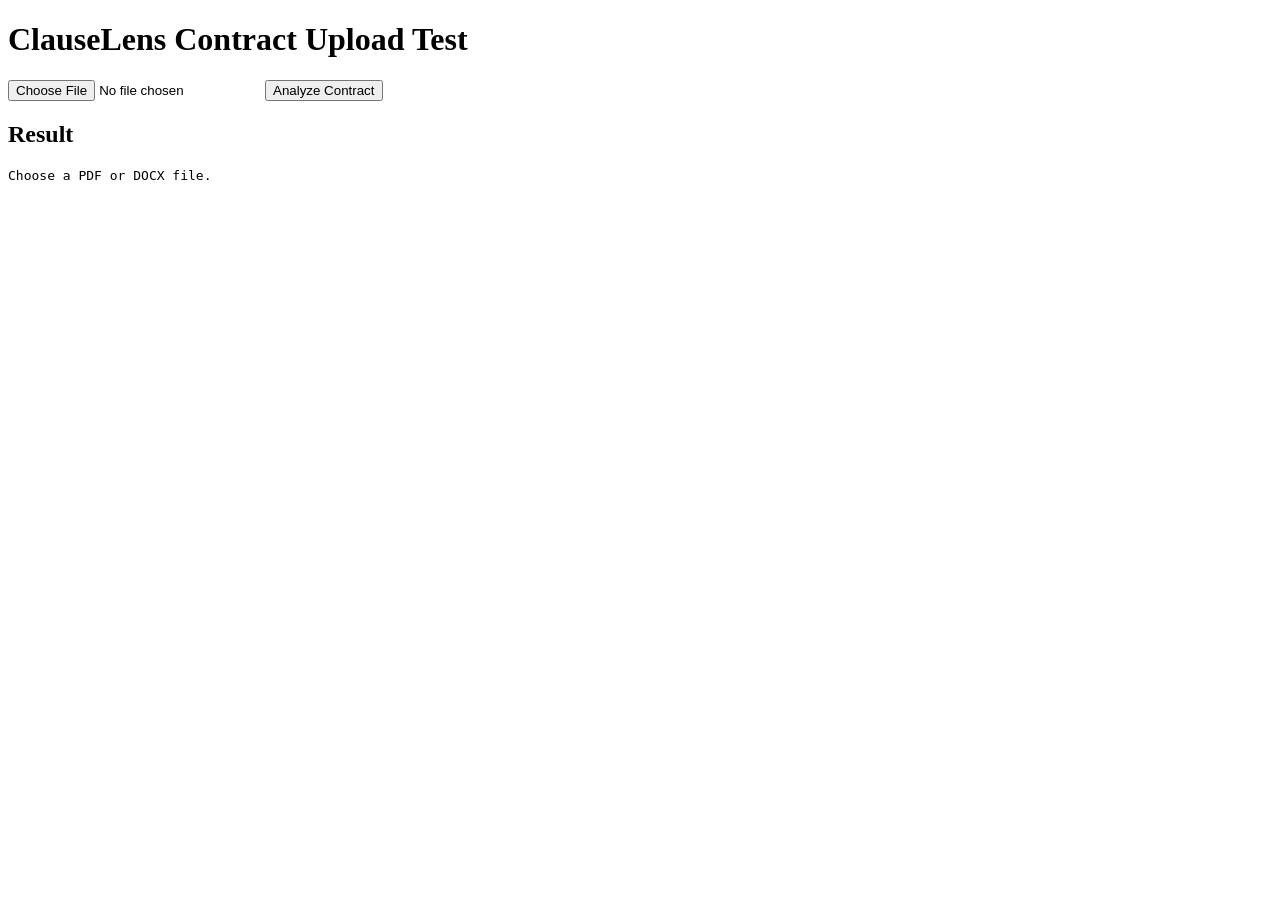
<file: test_upload.html>
<!DOCTYPE html>
<html lang="en">
<head>
    <meta charset="UTF-8">
    <title>ClauseLens Backend Test</title>
</head>
<body>
    <h1>ClauseLens Contract Upload Test</h1>

    <form id="uploadForm">
        <input type="file" id="file" accept=".pdf,.docx" required>
        <button type="submit">Analyze Contract</button>
    </form>

    <h2>Result</h2>
    <pre id="result">Choose a PDF or DOCX file.</pre>

    <script>
        document.getElementById("uploadForm").addEventListener("submit", async function(event) {
            event.preventDefault();

            const file = document.getElementById("file").files[0];
            const result = document.getElementById("result");
            const formData = new FormData();

            formData.append("file", file);
            result.textContent = "Analyzing document...";

            try {
                const response = await fetch("http://127.0.0.1:5000/api/analyze", {
                    method: "POST",
                    body: formData
                });

                const data = await response.json();
                result.textContent = JSON.stringify(data, null, 2);
            } catch (error) {
                result.textContent = "Could not connect to the backend.";
            }
        });
    </script>
</body>
</html>
</file>
<file: style.css>
:root {
    --navy: #14233f;
    --blue: #4968e8;
    --blue-dark: #3652cf;
    --text: #202b40;
    --muted: #68758a;
    --border: #e1e7f0;
    --surface: #f6f8fc;
    --white: #ffffff;
}

* {
    box-sizing: border-box;
    margin: 0;
    padding: 0;
}

html {
    scroll-behavior: smooth;
}

body {
    font-family: Arial, Helvetica, sans-serif;
    color: var(--text);
    background: var(--white);
    line-height: 1.6;
}

a {
    color: inherit;
    text-decoration: none;
}

.navbar {
    min-height: 82px;
    padding: 16px 7%;
    display: flex;
    align-items: center;
    justify-content: space-between;
    gap: 24px;
    border-bottom: 1px solid #edf0f5;
    background: #fff;
}

.brand {
    display: flex;
    align-items: center;
    gap: 11px;
    font-size: 20px;
    font-weight: 800;
    letter-spacing: -0.6px;
}

.brand-icon {
    width: 42px;
    height: 42px;
    display: grid;
    place-items: center;
    border-radius: 13px;
    background: var(--blue);
    color: white;
    font-size: 23px;
}

.brand small {
    display: block;
    color: var(--muted);
    font-size: 11px;
    font-weight: 500;
    letter-spacing: 0;
}

.navbar nav {
    display: flex;
    gap: 29px;
    align-items: center;
}

.navbar nav a {
    color: #59657a;
    font-size: 14px;
}

.navbar nav a:hover,
.navbar nav a.active {
    color: var(--blue);
}

.nav-button {
    padding: 11px 17px;
    border: 1px solid var(--border);
    border-radius: 9px;
    font-size: 13px;
    font-weight: 700;
}

.hero {
    min-height: 550px;
    padding: 85px 9%;
    display: grid;
    grid-template-columns: 1.1fr 0.9fr;
    align-items: center;
    gap: 60px;
    background:
        radial-gradient(ellipse at 80% 35%, #e9edff 0, transparent 38%),
        linear-gradient(130deg, #fbfcff, #f3f6ff);
}

.eyebrow {
    display: inline-flex;
    align-items: center;
    gap: 8px;
    color: var(--blue);
    font-size: 11px;
    font-weight: 800;
    letter-spacing: 1.4px;
}

.status-dot,
.footer-dot {
    width: 7px;
    height: 7px;
    border-radius: 50%;
    background: #32b889;
}

.hero h1 {
    margin: 20px 0;
    color: var(--navy);
    font-size: clamp(36px, 4.2vw, 55px);
    line-height: 1.14;
    letter-spacing: -2px;
}

.hero h1 span {
    color: var(--blue);
}

.hero-description {
    max-width: 520px;
    color: var(--muted);
    font-size: 16px;
    line-height: 1.8;
}

.hero-actions {
    display: flex;
    flex-wrap: wrap;
    align-items: center;
    gap: 13px;
    margin-top: 27px;
}

.primary-button,
.secondary-button {
    min-height: 47px;
    padding: 13px 19px;
    display: inline-flex;
    align-items: center;
    justify-content: center;
    gap: 15px;
    border: 0;
    border-radius: 9px;
    font: inherit;
    font-size: 14px;
    font-weight: 700;
    cursor: pointer;
    transition: 0.2s ease;
}

.primary-button {
    background: var(--blue);
    color: white;
}

.primary-button:hover {
    background: var(--blue-dark);
    transform: translateY(-1px);
}

.secondary-button {
    border: 1px solid var(--border);
    background: white;
    color: var(--text);
}

.trust-note {
    margin-top: 25px;
    display: flex;
    align-items: center;
    flex-wrap: wrap;
    gap: 9px;
    color: var(--muted);
    font-size: 12px;
}

.trust-note > span:first-child {
    color: #169b70;
    font-weight: 800;
}

.note-divider {
    color: #b6bfce;
}

.hero-visual {
    position: relative;
    max-width: 440px;
    width: 100%;
    margin: 0 auto;
}

.document-card {
    padding: 25px;
    border: 1px solid #e4e8f4;
    border-radius: 18px;
    background: white;
    box-shadow: 0 25px 65px #243a7214;
}

.document-top {
    display: flex;
    align-items: center;
    gap: 11px;
    margin-bottom: 25px;
}

.document-icon {
    width: 43px;
    height: 43px;
    display: grid;
    place-items: center;
    border-radius: 11px;
    background: #edf0ff;
    color: var(--blue);
    font-size: 24px;
}

.document-top strong,
.document-top small {
    display: block;
}

.document-top strong {
    font-size: 14px;
}

.document-top small {
    color: var(--muted);
    font-size: 11px;
}

.preview-badge {
    margin-left: auto;
    padding: 5px 7px;
    border-radius: 5px;
    background: #f1f3fa;
    color: #64718a;
    font-size: 9px;
    font-weight: 800;
}

.document-line {
    height: 7px;
    margin: 12px 0;
    border-radius: 10px;
    background: #edf0f6;
}

.document-line.long { width: 100%; }
.document-line.medium { width: 78%; }
.document-line.short { width: 54%; margin-bottom: 20px; }

.flag-preview {
    display: flex;
    align-items: flex-start;
    gap: 10px;
    margin: 18px 0;
    padding: 13px 10px;
    border: 1px solid #f4d8b6;
    border-radius: 10px;
    background: #fffaf3;
}

.flag-icon {
    width: 24px;
    height: 24px;
    flex-shrink: 0;
    display: grid;
    place-items: center;
    border-radius: 7px;
    background: #ffe5c5;
    color: #a45d11;
    font-weight: 800;
}

.flag-preview strong {
    display: block;
    font-size: 11px;
}

.flag-preview p {
    margin-top: 3px;
    color: var(--muted);
    font-size: 10px;
}

.priority {
    margin-left: auto;
    color: #a45d11;
    font-size: 9px;
    font-weight: 800;
}

.blue-flag {
    border-color: #d7e2fc;
    background: #f5f8ff;
}

.flag-icon.blue {
    background: #dce7ff;
    color: #3458c9;
}

.blue-priority {
    color: #3458c9;
}

.preview-footer {
    display: flex;
    align-items: center;
    gap: 7px;
    margin-top: 20px;
    color: var(--muted);
    font-size: 10px;
}

.floating-note {
    position: absolute;
    right: -24px;
    bottom: -28px;
    display: flex;
    align-items: center;
    gap: 10px;
    padding: 14px 17px;
    border: 1px solid var(--border);
    border-radius: 12px;
    background: white;
    box-shadow: 0 12px 35px #243a7215;
}

.shield {
    width: 34px;
    height: 34px;
    display: grid;
    place-items: center;
    border-radius: 10px;
    background: #e4f8ef;
    color: #13865e;
    font-weight: 800;
}

.floating-note strong,
.floating-note small {
    display: block;
}

.floating-note strong { font-size: 11px; }
.floating-note small { color: var(--muted); font-size: 10px; }

.upload-section,
.features-section,
.steps-section {
    padding: 85px 8%;
}

.upload-section {
    background: white;
}

.section-heading {
    max-width: 650px;
    margin: 0 auto 35px;
    text-align: center;
}

.section-heading h2 {
    margin: 10px 0;
    color: var(--navy);
    font-size: clamp(27px, 3vw, 36px);
    letter-spacing: -1px;
}

.section-heading p {
    color: var(--muted);
    font-size: 14px;
}

#uploadForm {
    max-width: 720px;
    margin: 0 auto;
}

.upload-box {
    min-height: 215px;
    padding: 30px;
    display: flex;
    flex-direction: column;
    align-items: center;
    justify-content: center;
    gap: 9px;
    border: 2px dashed #cbd5eb;
    border-radius: 16px;
    background: #fafbff;
    cursor: pointer;
    text-align: center;
    transition: 0.2s;
}

.upload-box:hover,
.upload-box.dragover {
    border-color: var(--blue);
    background: #f2f5ff;
}

.upload-icon {
    width: 49px;
    height: 49px;
    display: grid;
    place-items: center;
    border-radius: 14px;
    background: #e9edff;
    color: var(--blue);
    font-size: 30px;
}

.upload-box strong {
    font-size: 16px;
}

.upload-box > span:not(.upload-icon) {
    color: var(--muted);
    font-size: 12px;
}

.upload-box .file-types {
    margin-top: 5px;
    font-size: 11px;
}

#contractFile {
    position: absolute;
    width: 1px;
    height: 1px;
    overflow: hidden;
    opacity: 0;
}

.file-info {
    margin-top: 12px;
    padding: 12px 14px;
    display: flex;
    align-items: center;
    gap: 10px;
    border: 1px solid var(--border);
    border-radius: 9px;
}

.file-symbol {
    color: var(--blue);
    font-size: 21px;
}

#fileName {
    flex: 1;
    overflow-wrap: anywhere;
    font-size: 13px;
}

#removeFile {
    padding: 5px 9px;
    border: 0;
    border-radius: 6px;
    background: #f1f3f8;
    cursor: pointer;
}

.requirements-field {
    margin-top: 23px;
}

.requirements-field label {
    display: block;
    margin-bottom: 8px;
    font-size: 13px;
    font-weight: 700;
}

.requirements-field textarea {
    width: 100%;
    padding: 13px;
    border: 1px solid var(--border);
    border-radius: 9px;
    font: inherit;
    font-size: 13px;
    resize: vertical;
}

.requirements-field textarea:focus {
    outline: 2px solid #dce3ff;
    border-color: var(--blue);
}

.requirements-field small {
    display: block;
    margin-top: 6px;
    color: var(--muted);
    font-size: 11px;
}

.form-message {
    min-height: 22px;
    margin-top: 12px;
    color: #b42318;
    font-size: 13px;
}

.submit-button {
    width: 100%;
    margin-top: 5px;
}

.privacy-note {
    margin-top: 15px;
    color: var(--muted);
    font-size: 11px;
    text-align: center;
}

.features-section {
    background: var(--surface);
}

.feature-grid,
.steps-grid {
    max-width: 1050px;
    margin: 0 auto;
    display: grid;
    grid-template-columns: repeat(3, 1fr);
    gap: 20px;
}

.feature-card {
    padding: 25px;
    border: 1px solid #e8ecf4;
    border-radius: 14px;
    background: white;
}

.feature-icon {
    width: 43px;
    height: 43px;
    display: grid;
    place-items: center;
    border-radius: 12px;
    font-size: 23px;
}

.feature-icon.purple { background: #eee9ff; color: #7550d9; }
.feature-icon.orange { background: #fff0df; color: #c77722; }
.feature-icon.green { background: #e2f8ef; color: #16885e; }

.feature-card h3,
.step h3 {
    margin: 18px 0 8px;
    color: var(--navy);
    font-size: 16px;
}

.feature-card p,
.step p {
    color: var(--muted);
    font-size: 13px;
    line-height: 1.8;
}

.step {
    padding: 10px 20px;
    border-left: 2px solid #dfe5ff;
}

.step-number {
    color: var(--blue);
    font-size: 13px;
    font-weight: 800;
}

.disclaimer {
    max-width: 1000px;
    margin: 0 auto 65px;
    padding: 22px 25px;
    border: 1px solid #f1dfb8;
    border-radius: 12px;
    background: #fffbf2;
}

.disclaimer strong {
    color: #825b15;
    font-size: 13px;
}

.disclaimer p {
    margin-top: 6px;
    color: #786b50;
    font-size: 12px;
    line-height: 1.8;
}

footer {
    padding: 30px 7%;
    display: flex;
    align-items: center;
    justify-content: space-between;
    flex-wrap: wrap;
    gap: 18px;
    border-top: 1px solid var(--border);
}

.footer-brand {
    font-size: 16px;
}

.footer-brand .brand-icon {
    width: 35px;
    height: 35px;
    font-size: 18px;
}

footer p,
footer > span {
    color: var(--muted);
    font-size: 11px;
}

@media (max-width: 850px) {
    .navbar {
        padding: 15px 5%;
    }

    .navbar nav {
        gap: 14px;
    }

    .nav-button {
        display: none;
    }

    .hero {
        padding: 65px 7%;
        grid-template-columns: 1fr;
        gap: 45px;
    }

    .hero-content {
        text-align: center;
    }

    .hero-description {
        margin: 0 auto;
    }

    .hero-actions,
    .trust-note {
        justify-content: center;
    }

    .hero-visual {
        max-width: 430px;
    }

    .feature-grid,
    .steps-grid {
        grid-template-columns: 1fr;
    }

    .disclaimer {
        margin-right: 5%;
        margin-left: 5%;
    }
}

@media (max-width: 520px) {
    .navbar {
        flex-wrap: wrap;
    }

    .navbar nav {
        width: 100%;
        justify-content: space-between;
        gap: 8px;
    }

    .navbar nav a {
        font-size: 12px;
    }

    .hero {
        padding: 50px 6%;
    }

    .hero h1 {
        letter-spacing: -1px;
    }

    .floating-note {
        right: -4px;
    }

    .document-card {
        padding: 17px;
    }

    .upload-section,
    .features-section,
    .steps-section {
        padding: 60px 6%;
    }

    .upload-box {
        padding: 20px 12px;
    }

    footer {
        flex-direction: column;
        align-items: flex-start;
    }
}
</file>
